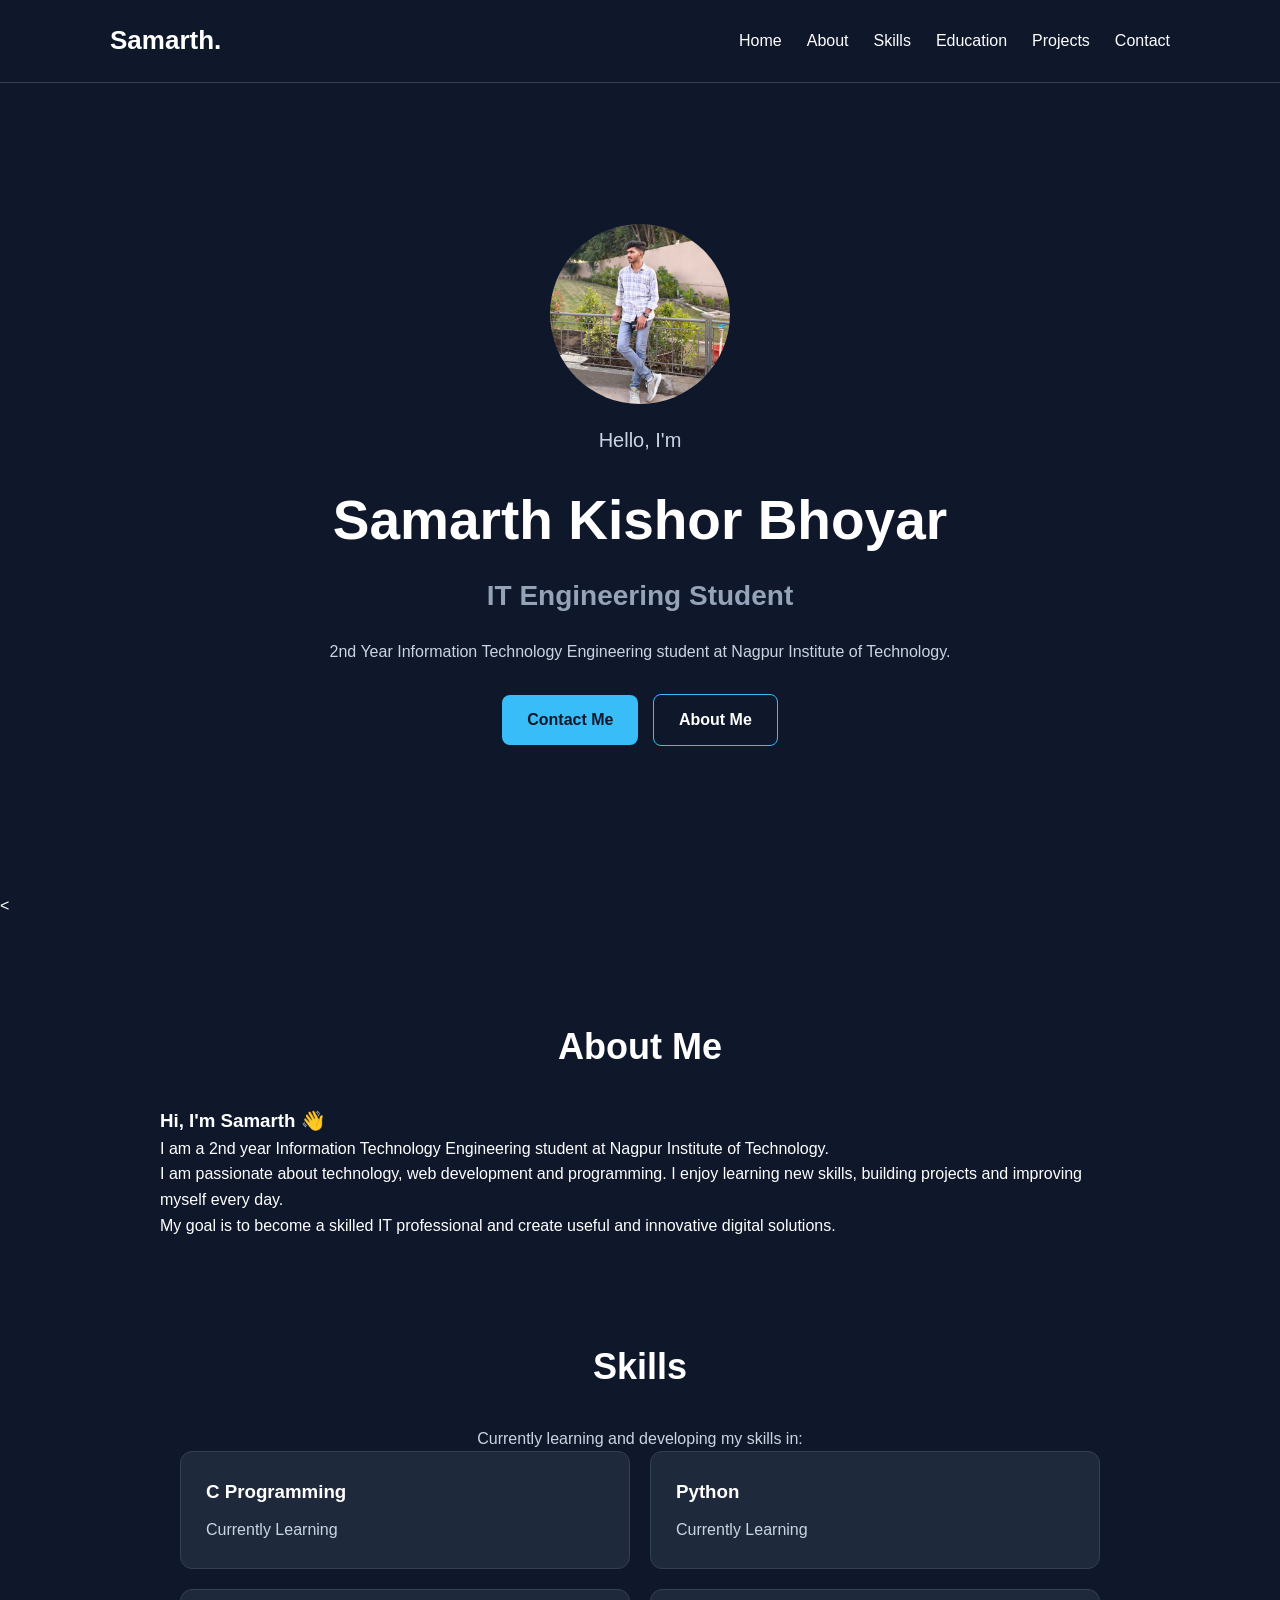
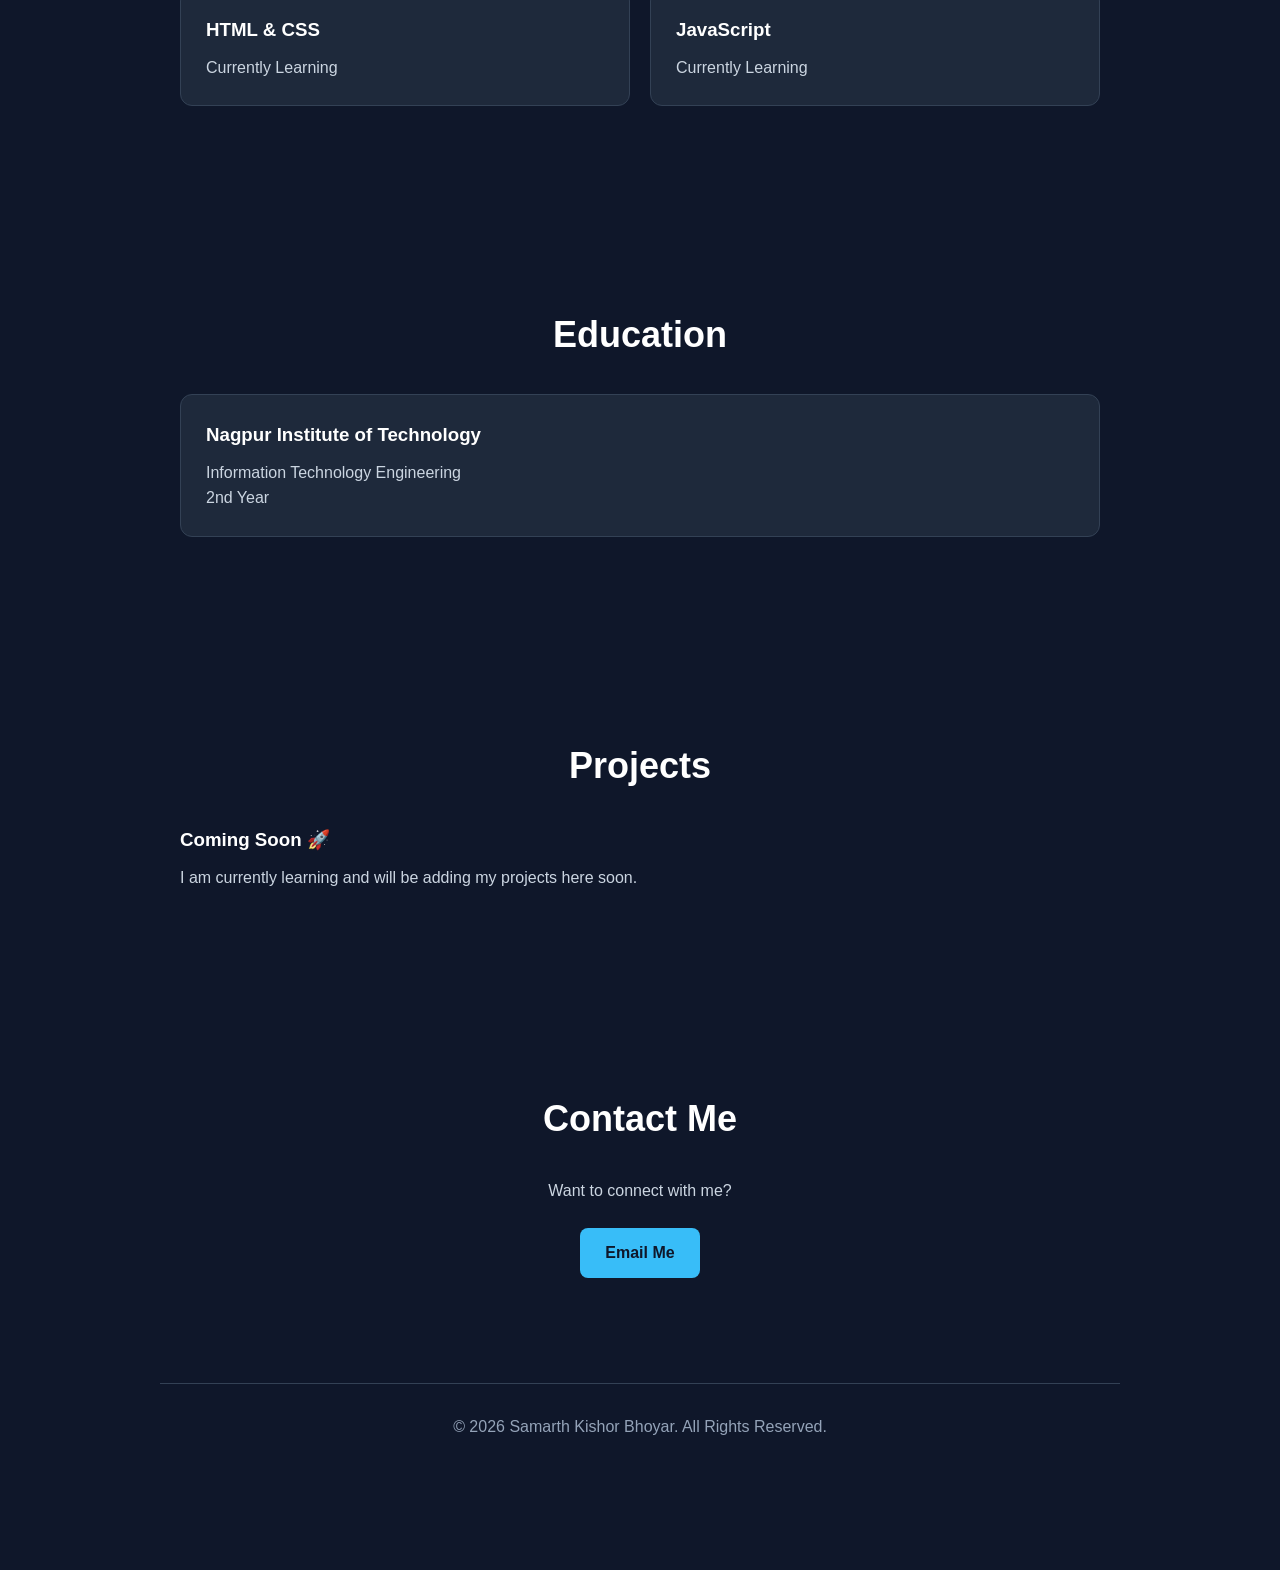
<file: index.html>
<!DOCTYPE html>
<html lang="en">
<head>
    <meta charset="UTF-8">
    <meta name="viewport" content="width=device-width, initial-scale=1.0">

    <title>Samarth Kishor Bhoyar | Portfolio</title>

    <link rel="stylesheet" href="style.css">
</head>

<body>

    <!-- Navigation -->
    <header>
        <nav class="navbar">

            <h2 class="logo">Samarth.</h2>

            <ul class="nav-links">
                <li><a href="#home">Home</a></li>
                <li><a href="#about">About</a></li>
                <li><a href="#skills">Skills</a></li>
                <li><a href="#education">Education</a></li>
                <li><a href="#projects">Projects</a></li>
                <li><a href="#contact">Contact</a></li>
            </ul>

        </nav>
    </header>


    <!-- Home -->
    <section id="home" class="hero">

        <div class="hero-content">
            <img src="profile.jpeg" alt="Samarth Kishor Bhoyar" class="profile-photo">

            <p class="small-text">Hello, I'm</p>

            <h1>Samarth Kishor Bhoyar</h1>

            <h2>IT Engineering Student</h2>

            <p>
                2nd Year Information Technology Engineering student
                at Nagpur Institute of Technology.
            </p>

            <div class="buttons">
                <a href="#contact" class="btn">Contact Me</a>
                <a href="#about" class="btn secondary">About Me</a>
            </div>

        </div>

    </section>


    <!-- About -->
    <<section id="about" class="section">
    <h2>About Me</h2>

    <div class="about-card">
        <h3>Hi, I'm Samarth 👋</h3>

        <p>
            I am a 2nd year Information Technology Engineering student
            at Nagpur Institute of Technology.
        </p>

        <p>
            I am passionate about technology, web development and programming.
            I enjoy learning new skills, building projects and improving myself
            every day.
        </p>

        <p>
            My goal is to become a skilled IT professional and create useful
            and innovative digital solutions.
        </p>
    </div>


    <!-- Skills -->
    <section id="skills" class="section">

        <h2>Skills</h2>

        <p class="section-intro">
            Currently learning and developing my skills in:
        </p>

        <div class="cards">

            <div class="card">
                <h3>C Programming</h3>
                <p>Currently Learning</p>
            </div>

            <div class="card">
                <h3>Python</h3>
                <p>Currently Learning</p>
            </div>

            <div class="card">
                <h3>HTML & CSS</h3>
                <p>Currently Learning</p>
            </div>

            <div class="card">
                <h3>JavaScript</h3>
                <p>Currently Learning</p>
            </div>

        </div>

    </section>


    <!-- Education -->
    <section id="education" class="section">

        <h2>Education</h2>

        <div class="education-card">

            <h3>Nagpur Institute of Technology</h3>

            <p>
                Information Technology Engineering
            </p>

            <p>
                2nd Year
            </p>

        </div>

    </section>


    <!-- Projects -->
    <section id="projects" class="section">

        <h2>Projects</h2>

        <div class="project-card">

            <h3>Coming Soon 🚀</h3>

            <p>
                I am currently learning and will be adding
                my projects here soon.
            </p>

        </div>

    </section>


    <!-- Contact -->
    <section id="contact" class="section contact">

        <h2>Contact Me</h2>

        <p>
            Want to connect with me?
        </p>

        <a
            href="mailto:samarthbhoyar05@gmai.com"
            class="btn"
        >
            Email Me
        </a>

    </section>


    <!-- Footer -->
    <footer>

        <p>
            © 2026 Samarth Kishor Bhoyar. All Rights Reserved.
        </p>

    </footer>


    <script src="script.js"></script>

</body>
</html>
</file>
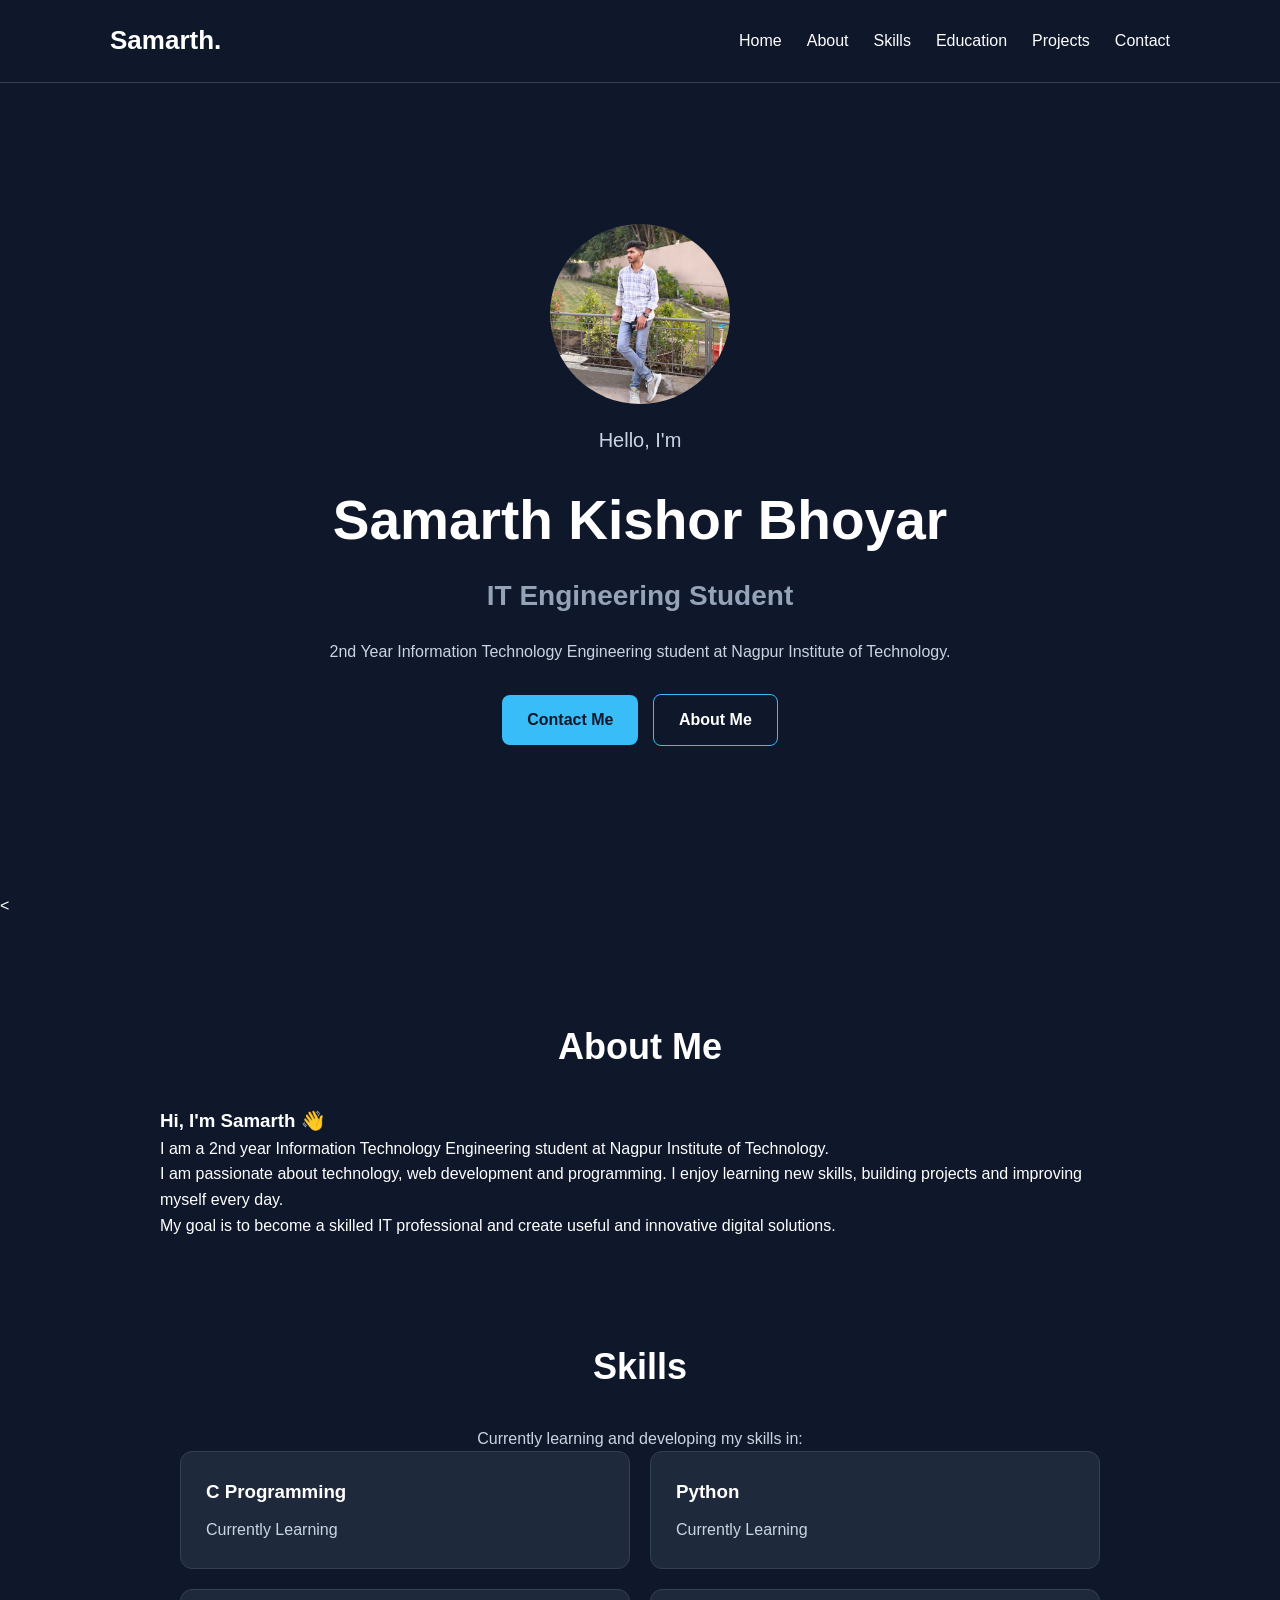
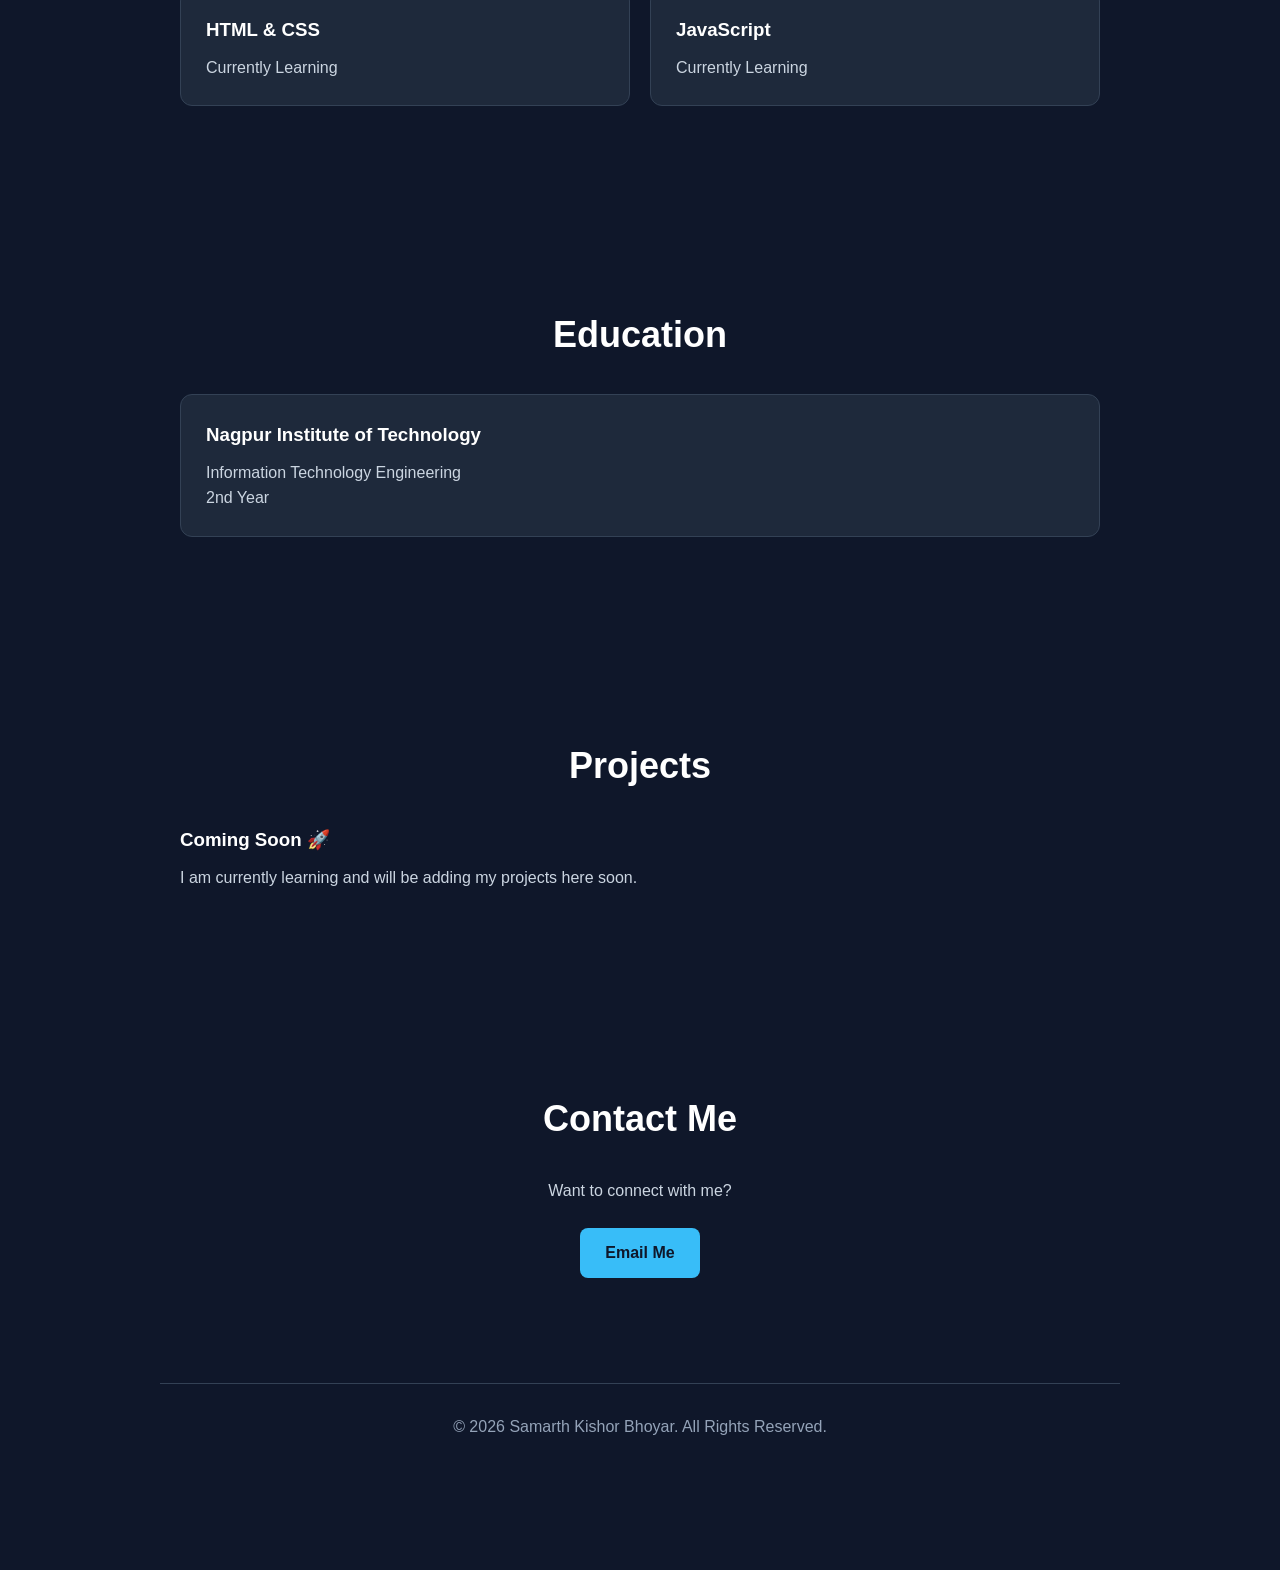
<file: index .html>
<!DOCTYPE html>
<html lang="en">
<head>
    <meta charset="UTF-8">
    <meta name="viewport" content="width=device-width, initial-scale=1.0">

    <title>Samarth Kishor Bhoyar | Portfolio</title>

    <link rel="stylesheet" href="style.css">
</head>

<body>

    <!-- Navigation -->
    <header>
        <nav class="navbar">

            <h2 class="logo">Samarth.</h2>

            <ul class="nav-links">
                <li><a href="#home">Home</a></li>
                <li><a href="#about">About</a></li>
                <li><a href="#skills">Skills</a></li>
                <li><a href="#education">Education</a></li>
                <li><a href="#projects">Projects</a></li>
                <li><a href="#contact">Contact</a></li>
            </ul>

        </nav>
    </header>


    <!-- Home -->
    <section id="home" class="hero">

        <div class="hero-content">
            <img src="profile.jpeg" alt="Samarth Kishor Bhoyar" class="profile-photo">

            <p class="small-text">Hello, I'm</p>

            <h1>Samarth Kishor Bhoyar</h1>

            <h2>IT Engineering Student</h2>

            <p>
                2nd Year Information Technology Engineering student
                at Nagpur Institute of Technology.
            </p>

            <div class="buttons">
                <a href="#contact" class="btn">Contact Me</a>
                <a href="#about" class="btn secondary">About Me</a>
            </div>

        </div>

    </section>


    <!-- About -->
    <<section id="about" class="section">
    <h2>About Me</h2>

    <div class="about-card">
        <h3>Hi, I'm Samarth 👋</h3>

        <p>
            I am a 2nd year Information Technology Engineering student
            at Nagpur Institute of Technology.
        </p>

        <p>
            I am passionate about technology, web development and programming.
            I enjoy learning new skills, building projects and improving myself
            every day.
        </p>

        <p>
            My goal is to become a skilled IT professional and create useful
            and innovative digital solutions.
        </p>
    </div>


    <!-- Skills -->
    <section id="skills" class="section">

        <h2>Skills</h2>

        <p class="section-intro">
            Currently learning and developing my skills in:
        </p>

        <div class="cards">

            <div class="card">
                <h3>C Programming</h3>
                <p>Currently Learning</p>
            </div>

            <div class="card">
                <h3>Python</h3>
                <p>Currently Learning</p>
            </div>

            <div class="card">
                <h3>HTML & CSS</h3>
                <p>Currently Learning</p>
            </div>

            <div class="card">
                <h3>JavaScript</h3>
                <p>Currently Learning</p>
            </div>

        </div>

    </section>


    <!-- Education -->
    <section id="education" class="section">

        <h2>Education</h2>

        <div class="education-card">

            <h3>Nagpur Institute of Technology</h3>

            <p>
                Information Technology Engineering
            </p>

            <p>
                2nd Year
            </p>

        </div>

    </section>


    <!-- Projects -->
    <section id="projects" class="section">

        <h2>Projects</h2>

        <div class="project-card">

            <h3>Coming Soon 🚀</h3>

            <p>
                I am currently learning and will be adding
                my projects here soon.
            </p>

        </div>

    </section>


    <!-- Contact -->
    <section id="contact" class="section contact">

        <h2>Contact Me</h2>

        <p>
            Want to connect with me?
        </p>

        <a
            href="mailto:samarthbhoyar05@gmai.com"
            class="btn"
        >
            Email Me
        </a>

    </section>


    <!-- Footer -->
    <footer>

        <p>
            © 2026 Samarth Kishor Bhoyar. All Rights Reserved.
        </p>

    </footer>


    <script src="script.js"></script>

</body>
</html>
</file>
<file: style.css>
* {
    margin: 0;
    padding: 0;
    box-sizing: border-box;
}

html {
    scroll-behavior: smooth;
}

body {
    font-family: Arial, sans-serif;
    background: #0f172a;
    color: white;
    line-height: 1.6;
}


/* Navigation */

header {
    position: sticky;
    top: 0;
    background: #0f172a;
    border-bottom: 1px solid #334155;
    z-index: 1000;
}

.navbar {
    max-width: 1100px;
    margin: auto;
    padding: 20px;
    display: flex;
    justify-content: space-between;
    align-items: center;
}

.logo {
    font-size: 26px;
}

.nav-links {
    display: flex;
    gap: 25px;
    list-style: none;
}

.nav-links a {
    color: white;
    text-decoration: none;
    transition: 0.3s;
}

.nav-links a:hover {
    color: #38bdf8;
}


/* Hero */

.hero {
    min-height: 90vh;
    display: flex;
    align-items: center;
    justify-content: center;
    text-align: center;
    padding: 40px 20px;
}

.hero-content {
    max-width: 800px;
}

.small-text {
    color: #38bdf8;
    font-size: 20px;
}

.hero h1 {
    font-size: 55px;
    margin: 10px 0;
}

.hero h2 {
    font-size: 28px;
    color: #94a3b8;
}

.hero p {
    margin: 20px 0;
    color: #cbd5e1;
}


/* Buttons */

.buttons {
    margin-top: 25px;
}

.btn {
    display: inline-block;
    padding: 12px 25px;
    margin: 5px;
    border-radius: 8px;
    background: #38bdf8;
    color: #0f172a;
    text-decoration: none;
    font-weight: bold;
    transition: 0.3s;
}

.btn:hover {
    transform: translateY(-3px);
}

.secondary {
    background: transparent;
    color: white;
    border: 1px solid #38bdf8;
}


/* Sections */

.section {
    max-width: 1000px;
    margin: auto;
    padding: 100px 20px;
}

.section h2 {
    text-align: center;
    font-size: 36px;
    margin-bottom: 30px;
}

.section > p {
    text-align: center;
    color: #cbd5e1;
}


/* Cards */

.cards {
    display: grid;
    grid-template-columns: repeat(2, 1fr);
    gap: 20px;
}

.card,
.education-card,
.fject-card {
    padding: 25px;
    border: 1px solid #334155;
    border-radius: 12px;
    background: #1e293b;
}

.card h3,
.education-card h3,
.project-card h3 {
    margin-bottom: 10px;
}

.card p,
.education-card p,
.project-card p {
    color: #cbd5e1;
}


/* Contact */

.contact {
    text-align: center;
}

.contact p {
    margin-bottom: 20px;
}


/* Footer */

footer {
    text-align: center;
    padding: 30px;
    border-top: 1px solid #334155;
    color: #94a3b8;
}


/* Mobile */

@media (max-width: 700px) {

    .navbar {
        flex-direction: column;
        gap: 15px;
    }

    .nav-links {
        flex-wrap: wrap;
        justify-content: center;
        gap: 15px;
    }

    .hero h1 {
        font-size: 38px;
    }

    .hero h2 {
        font-size: 22px;
    }

    .cards {
        grid-template-columns: 1fr;
    }
.profile-photo {
    width: 180px;
    height: 180px;
    object-fit: cover;
    border-radius: 50%;
    display: block;
    margin: 0 auto 25px;
    border: 4px solid #38bdf8;
}
}.hero .profile-photo {
    width: 180px !important;
    height: 180px !important;
    object-fit: cover;
    border-radius: 50%;
    display: block;
    margin: 0 auto 20px auto;
}
</file>
